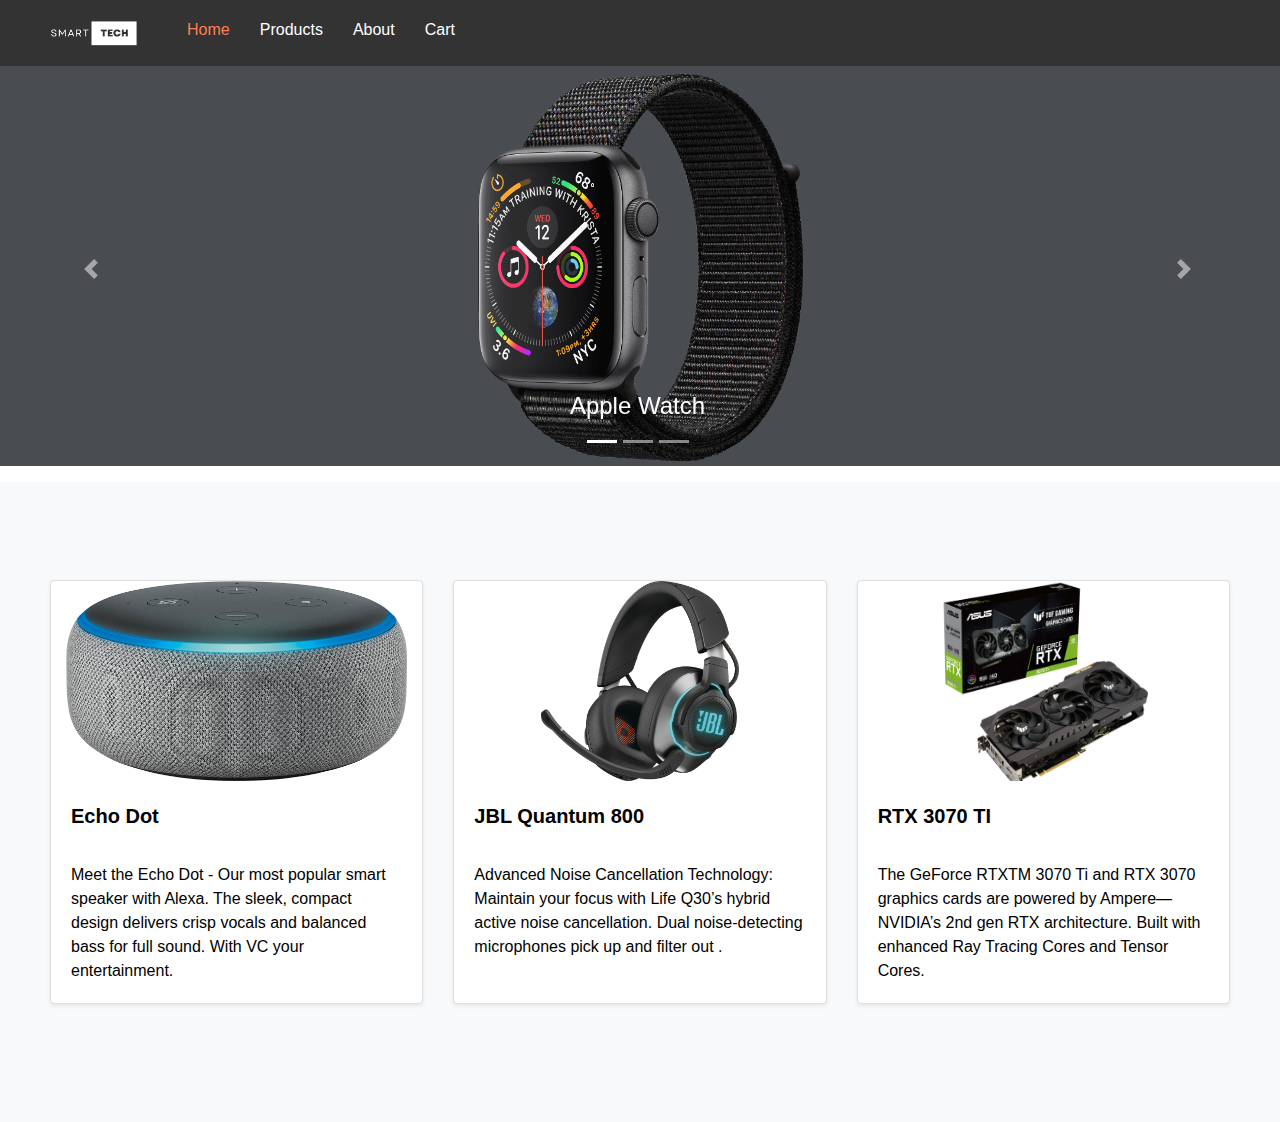
<file: index.html>
<!DOCTYPE html>
<html>
  <head>
    <title>Home Page</title>
    <link rel="stylesheet" href="https://cdn.jsdelivr.net/npm/bootstrap@5.2.2/dist/css/bootstrap.min.css">
    <link rel="stylesheet" href="https://maxcdn.bootstrapcdn.com/bootstrap/4.0.0/css/bootstrap.min.css">
    <link rel="stylesheet" href="CSS/home.css">
  </head>

  <body>
  <header>
    <nav class="navbar">
      <ul class="navbar-items">
        <li class="logo"><img src="images/Smartech.png" style="height: 30px;  " alt="logo"></img></li>
        <li class="active"><a href="index.html">Home</a></li>
        <li><a href="products.html">Products</a></li>
        <li><a href="about.html">About</a></li>
        <li><a href="cart.html">Cart</a></li>
      </ul>
    </nav>
  </header>

      <link rel="stylesheet" href="https://maxcdn.bootstrapcdn.com/bootstrap/4.0.0/css/bootstrap.min.css">
      <script src="https://code.jquery.com/jquery-3.2.1.slim.min.js"></script>
      <script src="https://cdnjs.cloudflare.com/ajax/libs/popper.js/1.12.9/umd/popper.min.js"></script>
      <script src="https://maxcdn.bootstrapcdn.com/bootstrap/4.0.0/js/bootstrap.min.js"></script>

  <section class="bg-transparent mb-3">
    <div class="carousel">
        <div class="row ">
            <div class="col-lg-12">
                <div class="row rtl">
                  <div class="col-xl-12 col-md-12 __top-slider-images" style="margin-top: 3px; padding-left:10px;">
                    <div id="carouselExampleIndicators" class="carousel slide" data-ride="carousel">
                      <ol class="carousel-indicators">
                        <li data-target="#carouselExampleIndicators" data-slide-to="0" class="active"></li>
                        <li data-target="#carouselExampleIndicators" data-slide-to="1"></li>
                        <li data-target="#carouselExampleIndicators" data-slide-to="2"></li>
                      </ol>
                      <div class="carousel-inner">
                        <div class="carousel-item active">
                          <img class="d-block mx-auto __slide-img"  src="images\im1.png" alt="First slide" onclick="window.location.href='products.html';" style="cursor: pointer;">
                          <div class="carousel-caption d-md-block">
                          <h4>Apple Watch</h4>
                          </div>
                        </div>
                        <div class="carousel-item">
                          <img class="d-block  mx-auto __slide-img" src="images\im3.png" onclick="window.location.href='products.html';" style="cursor: pointer;">
                          <div class="carousel-caption d-md-block">
                            <h4>Iphone 14</h4>
                          </div>
                        </div>
                        <div class="carousel-item">
                          <img class="d-block mx-auto __slide-img" src="images\im4.png" alt="Third slide"onclick="window.location.href='products.html';" style="cursor: pointer;">
                          <div class="carousel-caption d-md-block">
                            <h4>ASUS ROG Strix G</h4>
                          </div> 
                        </div>
                        <a class="carousel-control-prev" href="#carouselExampleIndicators" role="button" data-slide="prev">
                        <span class="carousel-control-prev-icon" aria-hidden="true"></span>
                        <span class="sr-only">Previous</span>
                        </a>
                        <a class="carousel-control-next" href="#carouselExampleIndicators" role="button" data-slide="next">
                        <span class="carousel-control-next-icon" aria-hidden="true"></span>
                        <span class="sr-only">Next</span>
                        </a>
                      </div> 
                    </div>
                  </div>
                </div>
             </div>
        </div> 
     </div> 
  </section>
    <div class="album py-5 bg-light">
      <div class="card-container">
        <div class="row g-4">
          <div class="col-lg-4 col-md-8 col-12">
            <a href="products.html" class="card shadow-sm h-100" style="text-decoration: none; color: #000;">
              <img src="images\im5.png" alt="Echo Dot" onclick="openLightbox('images/im5.png')">
              
              <div class="card-body">
                <p class="card-title">Echo Dot</p>
                <p class="card-text">Meet the Echo Dot - Our most popular smart speaker with Alexa. The sleek, compact design delivers crisp vocals and balanced bass for full sound. With VC your entertainment.</p>
              </div>
            </a>
          </div>
          <div class="col-lg-4 col-md-8 col-12" >
            <a href="products.html" class="card shadow-sm h-100"style="text-decoration: none; color: #000;">
              <img src="images\im6.png" alt="JBL Quantum 800" onclick="openLightbox('images/im6.png')">
              
              <div class="card-body">
                <p class="card-title">JBL Quantum 800</p>
                <p class="card-text">Advanced Noise Cancellation Technology: Maintain your focus with Life Q30’s hybrid active noise cancellation. Dual noise-detecting microphones pick up and filter out .</p>
              </div>
            </a>
          </div>
          <div class="col-lg-4 col-md-8 col-12" >
            <a href="products.html" class="card shadow-sm h-100"style="text-decoration: none; color: #000;">
              <img src="images\im7.png" alt="RTX 3070 TI" onclick="openLightbox('images/im7.png')">
              
              <div class="card-body">
                <p class="card-title">RTX 3070 TI</p>
                <p class="card-text">The GeForce RTXTM 3070 Ti and RTX 3070 graphics cards are powered by Ampere—NVIDIA’s 2nd gen RTX architecture. Built with enhanced Ray Tracing Cores and Tensor Cores.</p>
              </div>
            </a>
          </div>
        </div>
      </div>
    </div>
</html>
</file>
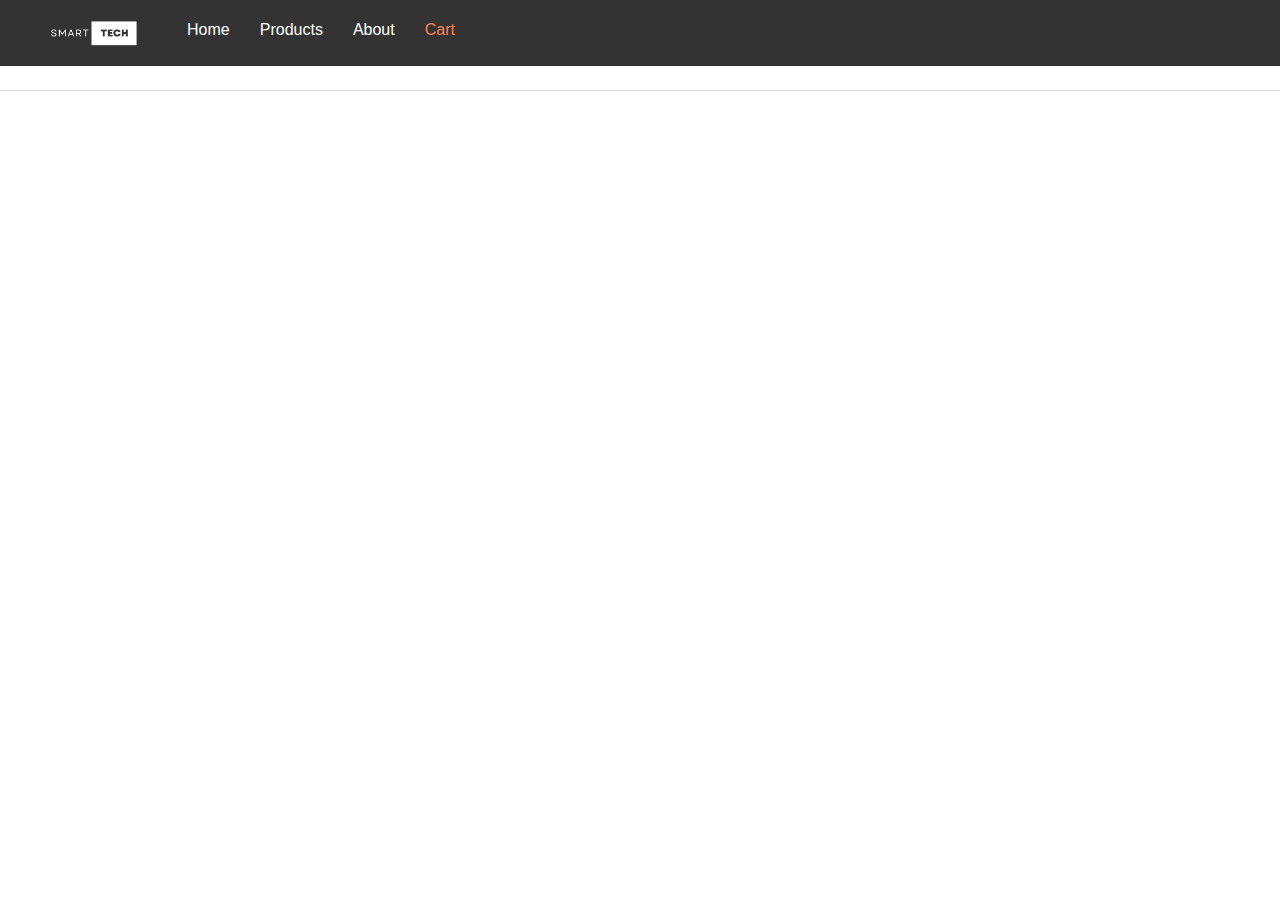
<file: cart.html>
<!DOCTYPE html>
<html>
  <head>
    <title>Cart</title>
    <link rel="stylesheet" href="https://cdn.jsdelivr.net/npm/bootstrap@5.2.2/dist/css/bootstrap.min.css"> 
    <link rel="stylesheet" href="https://maxcdn.bootstrapcdn.com/bootstrap/4.0.0/css/bootstrap.min.css">
    <link rel="stylesheet" href="CSS/cart.css">
  </head>
  <body>
    <header>
      <nav class="navbar">
        <ul class="navbar-items">
          <li class="logo"><img src="images/Smartech.png" style="height: 30px;  " alt="logo"></img></li>
          <li><a href="index.html">Home</a></li>
          <li><a href="products.html">Products</a></li>
          <li><a href="about.html">About</a></li>
          <li class="active"><a href="cart.html">Cart</a></li>
        </ul>
      </nav>
    </header>
    <h3 id="empty"></h3>
    <table id="cartTable">
      <tr>
        <th style="width: 200px;" id="imageContainer"></th>
        <th id="product"></th>
        <th id="quantity"></th>
        <th id="price"></th>
        <th id="checkout"></th>
      </tr>
    </table>
    <a href="checkout.html">
      <button class="hidden checkout-button" id="checkoutButton">Checkout</button>
    </a>
    <script src="JS/cart.js"></script>
  </body>
</html>
</file>
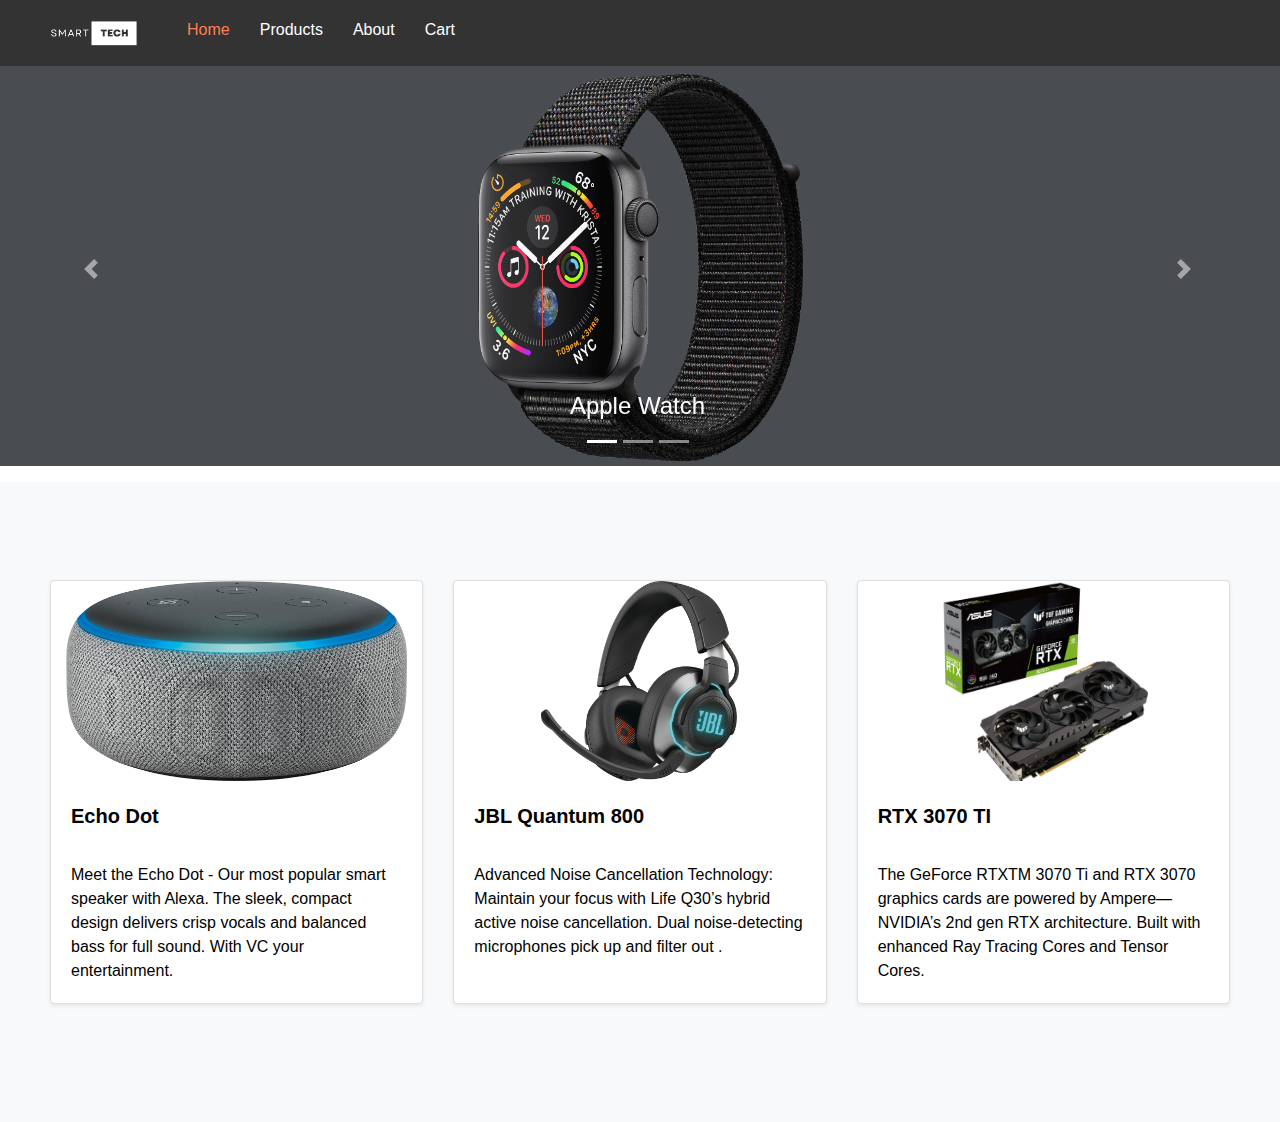
<file: Home.html>
<!DOCTYPE html>
<html>
  <head>
    <title>Home Page</title>
    <link rel="stylesheet" href="https://cdn.jsdelivr.net/npm/bootstrap@5.2.2/dist/css/bootstrap.min.css">
    <link rel="stylesheet" href="https://maxcdn.bootstrapcdn.com/bootstrap/4.0.0/css/bootstrap.min.css">
    <link rel="stylesheet" href="CSS/home.css">
  </head>

  <body>
  <header>
    <nav class="navbar">
      <ul class="navbar-items">
        <li class="logo"><img src="images/Smartech.png" style="height: 30px;  " alt="logo"></img></li>
        <li class="active"><a href="home.html">Home</a></li>
        <li><a href="products.html">Products</a></li>
        <li><a href="about.html">About</a></li>
        <li><a href="cart.html">Cart</a></li>
      </ul>
    </nav>
  </header>

      <link rel="stylesheet" href="https://maxcdn.bootstrapcdn.com/bootstrap/4.0.0/css/bootstrap.min.css">
      <script src="https://code.jquery.com/jquery-3.2.1.slim.min.js"></script>
      <script src="https://cdnjs.cloudflare.com/ajax/libs/popper.js/1.12.9/umd/popper.min.js"></script>
      <script src="https://maxcdn.bootstrapcdn.com/bootstrap/4.0.0/js/bootstrap.min.js"></script>

  <section class="bg-transparent mb-3">
    <div class="carousel">
        <div class="row ">
            <div class="col-lg-12">
                <div class="row rtl">
                  <div class="col-xl-12 col-md-12 __top-slider-images" style="margin-top: 3px; padding-left:10px;">
                    <div id="carouselExampleIndicators" class="carousel slide" data-ride="carousel">
                      <ol class="carousel-indicators">
                        <li data-target="#carouselExampleIndicators" data-slide-to="0" class="active"></li>
                        <li data-target="#carouselExampleIndicators" data-slide-to="1"></li>
                        <li data-target="#carouselExampleIndicators" data-slide-to="2"></li>
                      </ol>
                      <div class="carousel-inner">
                        <div class="carousel-item active">
                          <img class="d-block mx-auto __slide-img"  src="images\im1.png" alt="First slide" onclick="window.location.href='products.html';" style="cursor: pointer;">
                          <div class="carousel-caption d-md-block">
                          <h4>Apple Watch</h4>
                          </div>
                        </div>
                        <div class="carousel-item">
                          <img class="d-block  mx-auto __slide-img" src="images\im3.png" onclick="window.location.href='products.html';" style="cursor: pointer;">
                          <div class="carousel-caption d-md-block">
                            <h4>Iphone 14</h4>
                          </div>
                        </div>
                        <div class="carousel-item">
                          <img class="d-block mx-auto __slide-img" src="images\im4.png" alt="Third slide"onclick="window.location.href='products.html';" style="cursor: pointer;">
                          <div class="carousel-caption d-md-block">
                            <h4>ASUS ROG Strix G</h4>
                          </div> 
                        </div>
                        <a class="carousel-control-prev" href="#carouselExampleIndicators" role="button" data-slide="prev">
                        <span class="carousel-control-prev-icon" aria-hidden="true"></span>
                        <span class="sr-only">Previous</span>
                        </a>
                        <a class="carousel-control-next" href="#carouselExampleIndicators" role="button" data-slide="next">
                        <span class="carousel-control-next-icon" aria-hidden="true"></span>
                        <span class="sr-only">Next</span>
                        </a>
                      </div> 
                    </div>
                  </div>
                </div>
             </div>
        </div> 
     </div> 
  </section>
    <div class="album py-5 bg-light">
      <div class="card-container">
        <div class="row g-4">
          <div class="col-lg-4 col-md-8 col-12">
            <a href="Products.html" class="card shadow-sm h-100" style="text-decoration: none; color: #000;">
              <img src="images\im5.png" alt="Echo Dot" onclick="openLightbox('images/im5.png')">
              
              <div class="card-body">
                <p class="card-title">Echo Dot</p>
                <p class="card-text">Meet the Echo Dot - Our most popular smart speaker with Alexa. The sleek, compact design delivers crisp vocals and balanced bass for full sound. With VC your entertainment.</p>
              </div>
            </a>
          </div>
          <div class="col-lg-4 col-md-8 col-12" >
            <a href="Products.html" class="card shadow-sm h-100"style="text-decoration: none; color: #000;">
              <img src="images\im6.png" alt="JBL Quantum 800" onclick="openLightbox('images/im6.png')">
              
              <div class="card-body">
                <p class="card-title">JBL Quantum 800</p>
                <p class="card-text">Advanced Noise Cancellation Technology: Maintain your focus with Life Q30’s hybrid active noise cancellation. Dual noise-detecting microphones pick up and filter out .</p>
              </div>
            </a>
          </div>
          <div class="col-lg-4 col-md-8 col-12" >
            <a href="Products.html" class="card shadow-sm h-100"style="text-decoration: none; color: #000;">
              <img src="images\im7.png" alt="RTX 3070 TI" onclick="openLightbox('images/im7.png')">
              
              <div class="card-body">
                <p class="card-title">RTX 3070 TI</p>
                <p class="card-text">The GeForce RTXTM 3070 Ti and RTX 3070 graphics cards are powered by Ampere—NVIDIA’s 2nd gen RTX architecture. Built with enhanced Ray Tracing Cores and Tensor Cores.</p>
              </div>
            </a>
          </div>
        </div>
      </div>
    </div>
</html>
</file>
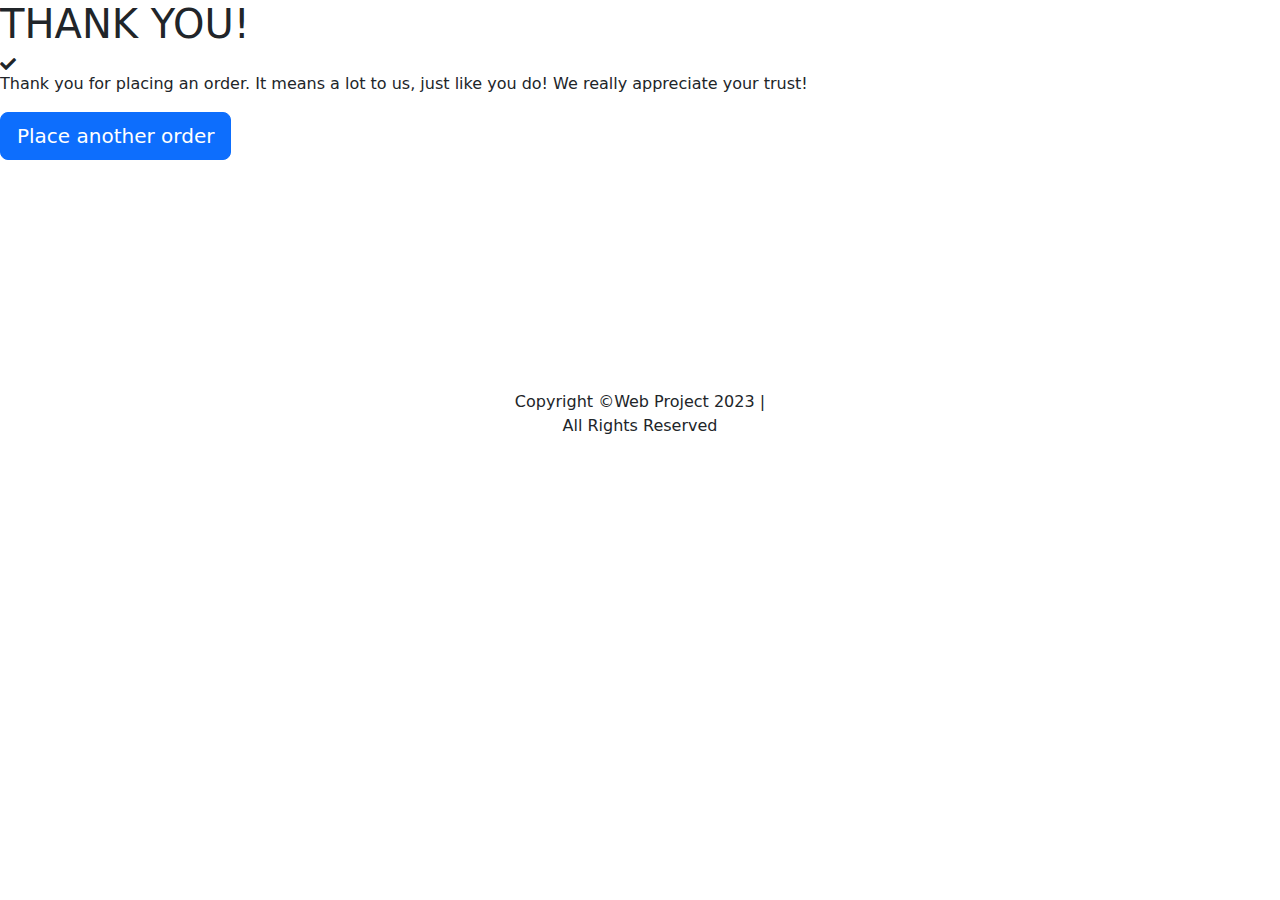
<file: thankyou.html>
<html>
<head>
	<title>Thanks</title>
	<link rel="stylesheet" href="https://2-22-4-dot-lead-pages.appspot.com/static/lp918/min/default_thank_you.css">
	<link rel="stylesheet" href="https://cdn.jsdelivr.net/npm/bootstrap@5.0.2/dist/css/bootstrap.min.css">
    <link rel="stylesheet" href="https://cdnjs.cloudflare.com/ajax/libs/font-awesome/5.15.4/css/all.min.css">
</head>

<body>
	<header class="site-header" id="header">
		<h1 class="site-header__title" data-lead-id="site-header-title">THANK YOU!</h1>
	</header>

	<div class="main-content">
		<i class="fa fa-check main-content__checkmark" id="checkmark"></i>
		<p class="main-content__body" data-lead-id="main-content-body">Thank you for placing an order. It means a lot to us, just like you do! We really appreciate your trust!</p>
	</div>
	<a href="products.html">
		<button class="btn btn-primary btn-lg btn-block">Place another order</button>
	</a>

	<footer class="site-footer" id="footer">
		<p style="text-align: center;  position: relative; top: 230px;" class="site-footer__fineprint" id="fineprint">Copyright ©Web Project 2023 |<br> All Rights Reserved</p>
	</footer>
</body>
</html>

<script src="JS/thankyou.js"></script>
</file>
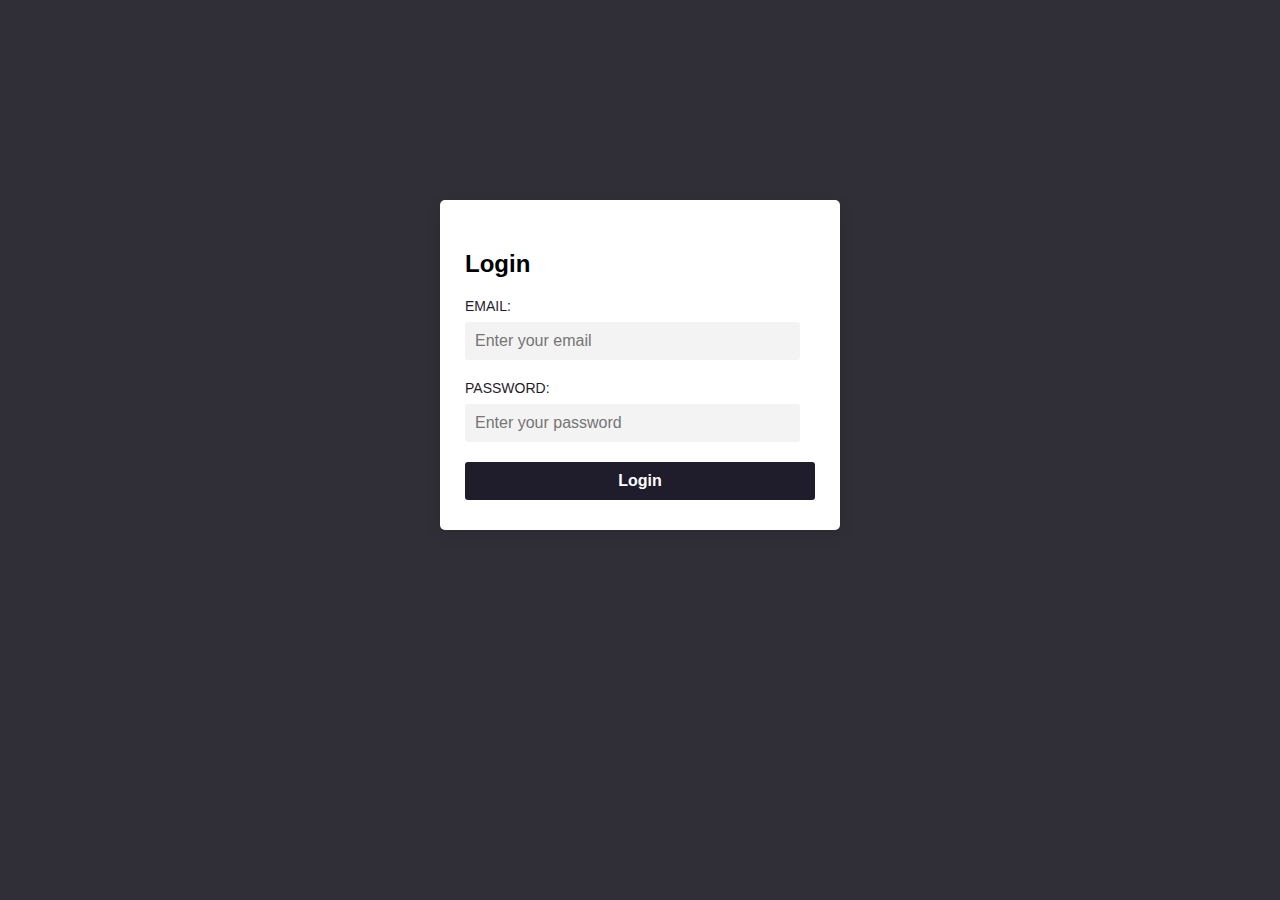
<file: login-signup/login.html>
<!DOCTYPE html>
<html>
<head>
    <title>Login</title>
</head>
    <style>
        body {
			margin: 0;
			padding: 200px;
			font-family: 'Montserrat', sans-serif;
			background: #302f37;
			display: flex;
			justify-content: center;
			align-items: center;
			min-height: 100px;
		}
		
		.container {
			width: 350px;
			min-width: 300px;
			padding: 30px 25px;
			border-radius: 5px;
			background: white;
			box-shadow: 0 5px 15px rgba(0,0,0,0.1);
		}
		
		h1 {
			margin: 0 0 20px;
			padding: 0;
			font-size: 28px;
			color: #302f37;
			text-align: center;
		}
		
		label {
			display: block;
			margin-bottom: 8px;
			font-size: 14px;
			color: #1F1D2B;
			text-transform: uppercase;
			font-weight: 500;
		}
		
		input[type="text"],
		input[type="email"],
		input[type="password"] {
			width: 90%;
			padding: 10px;
			border: none;
			border-radius: 3px;
			background: #F3F3F3;
			font-size: 16px;
			color: #1F1D2B;
			margin-bottom: 20px;
		}
		
		input[type="text"]:focus,
		input[type="email"]:focus,
		input[type="password"]:focus {
			outline: none;
			border: none;
			background: #EBEBEB;
		}
		
		input[type="submit"] {
			width: 100%;
			padding: 10px 15px;
			border: none;
			border-radius: 3px;
			background: #1F1D2B;
			color: #fff;
			font-size: 16px;
			font-weight: 600;
			cursor: pointer;
			transition: background .3s ease-in-out;
		}
		
		input[type="submit"]:hover {
			background: #444;
		}
		
		.form-message {
			color: #FF4136;
			font-size: 14px;
			margin-top: 10px;
			display: none;
		}
		
		.form-message.active {
			display: block;
		}
		
		.form-message.success {
			color: #2ECC40;
		}
		
		.form-message.error {
			color: #FF4136;
		}
    </style>
	
    <script>
        function validateForm() {
            var email = document.getElementById('email').value;
            var password = document.getElementById('password').value;

            // Regular expression patterns
            var emailRegex = /^[a-zA-Z0-9._%+-]+@[a-zA-Z0-9.-]+\.[a-zA-Z]{2,}$/;

            // Compare the input values with the regular expression patterns
            if (!email.match(emailRegex)) {
                var messageElement = document.getElementById('message');
                messageElement.style.display = 'block';
                return false;
            }

            return true;
        }
    </script>
<body>
    <div class="container">
        <h2>Login</h2>
        <form onsubmit="return validateForm()">
            <label for="email">Email:</label>
            <input type="text" id="email" name="email" placeholder="Enter your email" required>

            <label for="password">Password:</label>
            <input type="password" id="password" name="password" placeholder="Enter your password" required>

            <input type="submit" value="Login">

            <p id="message" class="message" style="display: none; text-align: center; color: #FF4136""><b>Invalid email.</b></p>
        </form>
    </div>
</body>
</html>
</file>
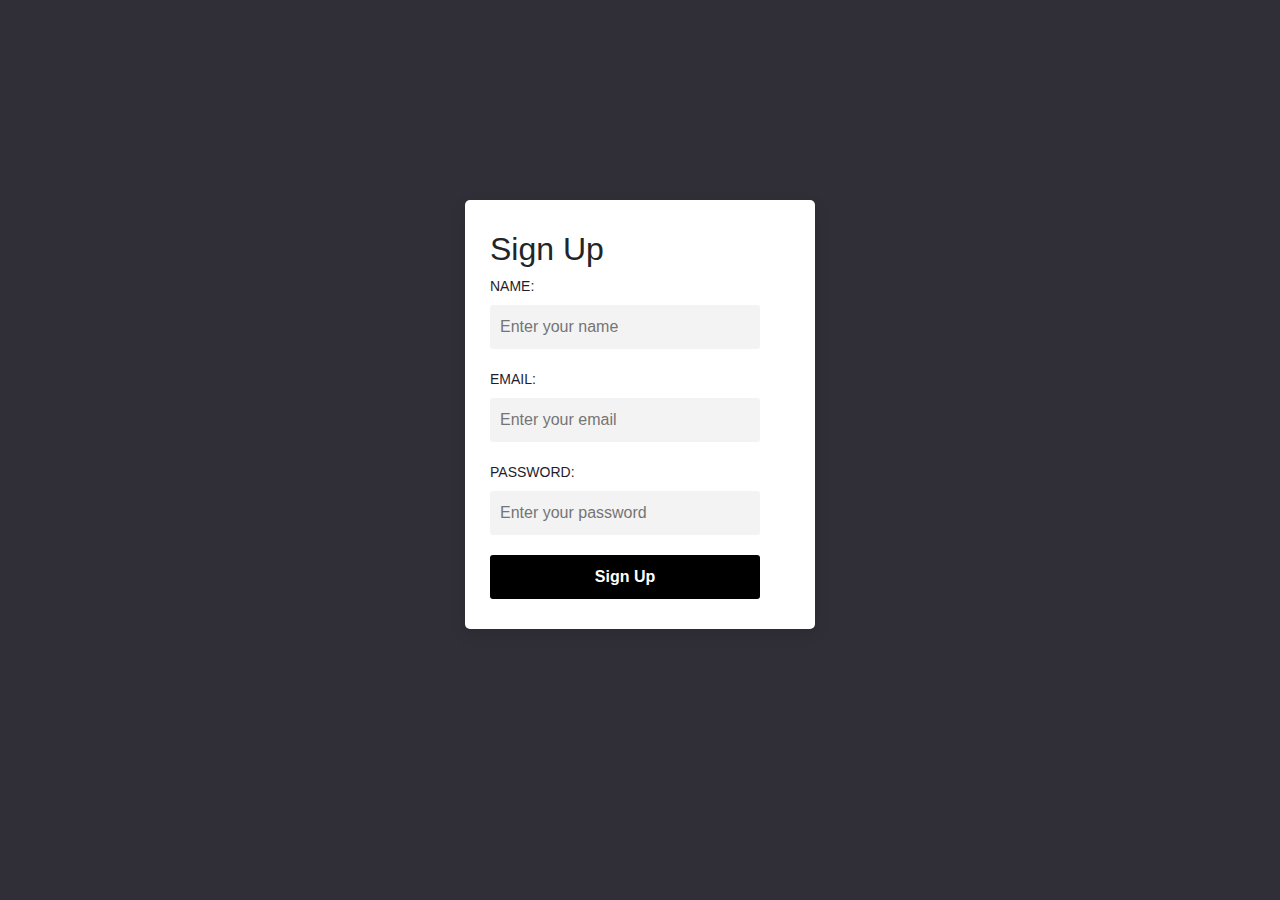
<file: login-signup/signup.html>
<!DOCTYPE html>
<html>
<head>
    <title>Sign Up</title>
	<link rel="stylesheet" href="https://cdn.jsdelivr.net/npm/bootstrap@5.2.2/dist/css/bootstrap.min.css"> 
</head>
	<style>
		body {
			margin: 0;
			padding: 200px;
			font-family: 'Montserrat', sans-serif;
			background: #302f37;
			display: flex;
			justify-content: center;
			align-items: center;
			min-height: 100px;
		}
		
		.container {
			min-width: 300px;
			width: 350px;
			padding: 30px 25px;
			border-radius: 5px;
			background: white;
			box-shadow: 0 5px 15px rgba(0,0,0,0.1);
		}
		
		h1 {
			margin: 0 0 20px;
			padding: 0;
			font-size: 28px;
			color: #1F1D2B;
			text-align: center;
		}
		
		label {
			display: block;
			margin-bottom: 8px;
			font-size: 14px;
			color: #1F1D2B;
			text-transform: uppercase;
			font-weight: 500;
		}
		
		input[type="text"],
		input[type="email"],
		input[type="password"] {
			width: 90%;
			padding: 10px;
			border: none;
			border-radius: 3px;
			background: #F3F3F3;
			font-size: 16px;
			color: #1F1D2B;
			margin-bottom: 20px;
		}
		
		input[type="text"]:focus,
		input[type="email"]:focus,
		input[type="password"]:focus {
			outline: none;
			border: none;
			background: #EBEBEB;
		}
		
		input[type="submit"] {
			width: 90%;
			padding: 10px 15px;
			border: none;
			border-radius: 3px;
			background: black;
			color: white;
			font-size: 16px;
			font-weight: 600;
			cursor: pointer;
			transition: background .3s ease-in-out;
		}
		
		input[type="submit"]:hover {
			background: #444;
		}
		
		.form-message {
			color: #FF4136;
			font-size: 14px;
			margin-top: 10px;
			display: none;
		}
		
		.form-message.active {
			display: block;
		}
		
		.form-message.success {
			color: #2ECC40;
		}
		
		.form-message.error {
			color: #FF4136;
		}

    </style>
    <script>
        function validateForm() {
            
			var flag = true;
            var name = document.getElementById('name').value;
            var email = document.getElementById('email').value;
            var password = document.getElementById('password').value;
			var nameRegex = /^[a-zA-Z\s]+$/;
			var emailRegex = /^[a-zA-Z0-9._%+-]+@[a-zA-Z0-9.-]+\.[a-zA-Z]{2,}$/;
			var passwordRegex = /^(?=.*[A-Za-z])(?=.*\d)[A-Za-z\d]{8,}$/;
			var messageElement = document.getElementById('message1');
                messageElement.style.display = 'none';
				var messageElement = document.getElementById('message2');
                messageElement.style.display = 'none';
				var messageElement = document.getElementById('message3');
                messageElement.style.display = 'none';
			

            if (!nameRegex.test(name)) {
                var messageElement = document.getElementById('message1');
                messageElement.style.display = 'block';
				flag = false;
				return flag;
			}
            
            if (!emailRegex.test(email)) {
                var messageElement = document.getElementById('message2');
                messageElement.style.display = 'block';
				flag = false;
				return flag;
            }

            
            if (!passwordRegex.test(password)) {
                var messageElement = document.getElementById('message3');
                messageElement.style.display = 'block';
				flag = false;
				return flag;
            }
            return flag;
        }
    </script>
<body>
    <div class="container">
        <h2>Sign Up</h2>
        <form onsubmit="return validateForm()">
            <label for="name">Name:</label>
            <input type="text" id="name" name="name" placeholder="Enter your name" required>

            <label for="email">Email:</label>
            <input type="text" id="email" name="email" placeholder="Enter your email" required>

            <label for="password">Password:</label>
            <input type="password" id="password" name="password" placeholder="Enter your password" required>

            <input type="submit" value="Sign Up">

			<p id="message1" class="message" style="display: none; text-align: center; color: #FF4136; "><b>Invalid name.</b></p>
			<p id="message2" class="message" style="display: none; text-align: center; color: #FF4136"><b>Invalid email.</b></p>
			<p id="message3" class="message" style="display: none; text-align: center; color: #FF4136"><b>Invalid password. It should contain at least eight characters, including one letter and one number.</b></p>
        </form>
    </div>
</body>
</html>
</file>
<file: CSS/home.css>
header {
      background-color: #333;   
      padding: 10px;
    }
    
    .navbar {
      display: flex;
      justify-content: space-between;
      align-items: center;
    }
    
    .navbar-items{
      list-style-type: none;
      margin: 0;
      padding: 0;
      display: flex;
    }
    .navbar-items li{
      margin-right: 30px;
    }
  
    
    .navbar-items li a {
      color: #fff;
      text-decoration: none;
      transition: color 0.4s ease;
    }
    
    .navbar-items li a:hover {
      color: #ff7f50;
    }
    .navbar-items li.active a {
      color: #ff7f50; 
    }
    .login-signup a {
      color: #fff;
    }
    
    .cart-logo {
      height: 30px;
      width: auto;
    }
    .carousel {
      background-color: rgb(73, 76, 80); 
      height: 400px; 
      overflow: hidden; 
    }

    .carousel-inner {
      height: 100%; 
    }

    .carousel-item {
      display: flex;
      align-items: center;
      justify-content: center; 
      height: 100%; 
    }

    .carousel-item img {
      max-height: 100%;
      max-width: 100%;
      object-fit: contain;
    }
    .carousel-item h4{
      color: rgb(255, 255, 255);
      font-family: 'Lucida Grande', 'Lucida Sans', Arial, sans-serif;
    }
    .card-container{
margin-bottom: 20px;
display: flex;
flex-direction: column;
padding: 50px;

}

.card-body {
flex-grow: 1;
}

.card img{
height: 200px;
object-fit: contain;
object-position: center;
transition: transform 0.3s ease;
}
.card:hover .card img {
      transform: scale(1.2);
    }

.card-title {
font-size: 20px;
height: 40px;
font-weight: bold;
margin-bottom: 10px;


}

.card-text {
margin-bottom: 10px;
padding-top: 10px;
}
</file>
<file: CSS/cart.css>
header {
    background-color: #333;
    padding: 10px;
  }
  
  .navbar {
    display: flex;
    justify-content: space-between;
    align-items: center;
  }
  
  .navbar-items {
    list-style-type: none;
    margin: 0;
    padding: 0;
    display: flex;
  }
  
  .navbar-items li {
    margin-right: 30px;
  }
  
  .navbar-items li a {
    color: #fff;
    text-decoration: none;
    transition: color 0.4s ease;
  }
  
  .navbar-items li a:hover {
    color: #ff7f50;
  }
  
  .navbar-items li.active a {
    color: #ff7f50;
  }
  
  .login-signup a {
    color: #fff;
  }
  
  .cart-logo {
    height: 30px;
    width: auto;
  }
  
  table {
    border-collapse: collapse;
    width: 100%;
  }
  
  th, td {
    padding: 8px;
    text-align: left;
    border-bottom: 1px solid #ddd;
  }
  
  #imageContainer img {
    max-height: 200px;
  }
  
  .checkout-button {
    color: #fff;
    background-color: #ff7f50;
    border: none;
    padding:5px 10px;
    margin-right: 15px;
    font-size: large;
    border-radius: 3px;
    transition: background-color 0.3s ease;
    float: right;
  }
  
  .checkout-button:hover {
    background-color: #ffa07a;
  }
  
  .hidden {
    display: none;
  }
  
  #empty {
    text-align: center;
  }
</file>
